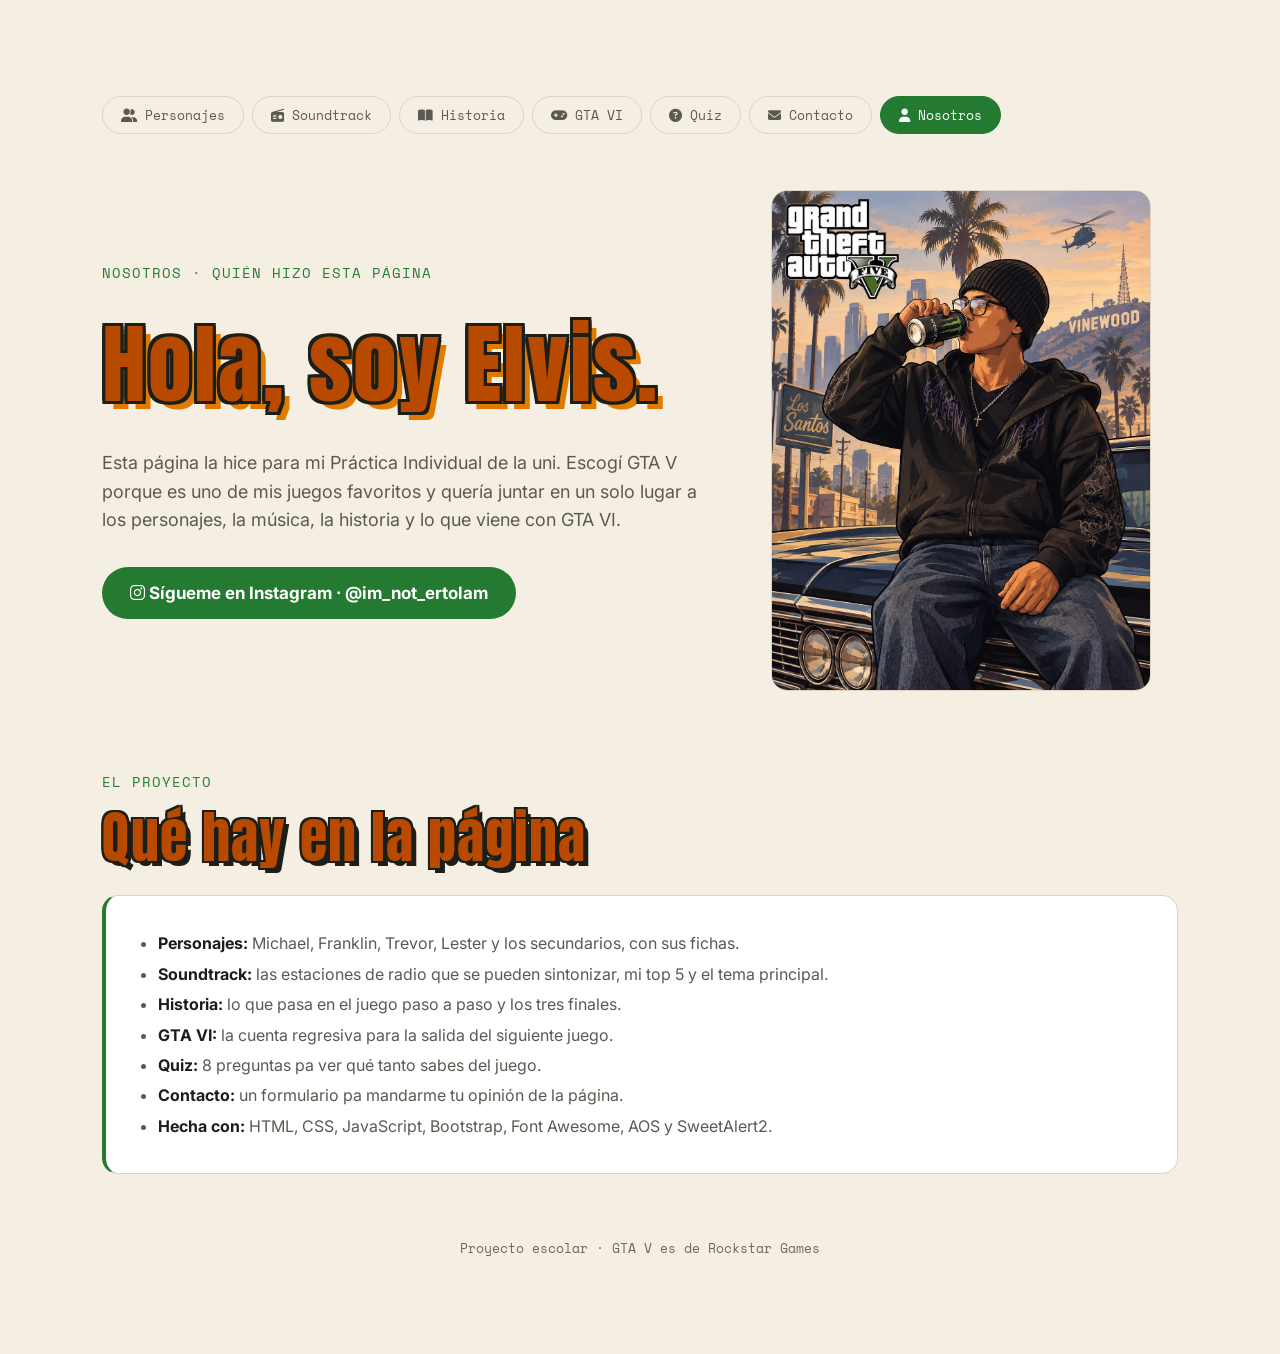
<file: nosotros.html>
<!DOCTYPE html>
<html lang="es">
  <head>
    <meta charset="UTF-8">
    <meta name="viewport" content="width=device-width, initial-scale=1.0">
    <title>Nosotros · GTA V</title>
    <!-- bootstrap pa la rejilla, font awesome pa los iconos y aos pa las animaciones al bajar -->
    <link href="https://cdn.jsdelivr.net/npm/bootstrap@5.3.3/dist/css/bootstrap.min.css" rel="stylesheet">
    <link rel="stylesheet" href="https://cdnjs.cloudflare.com/ajax/libs/font-awesome/6.5.2/css/all.min.css">
    <link rel="stylesheet" href="https://unpkg.com/aos@2.3.4/dist/aos.css">
    <link href="https://fonts.googleapis.com/css2?family=Anton&family=Inter:wght@400;500;600&family=Space+Mono&display=swap" rel="stylesheet">
    <!-- la letra del logo de gta (pricedown), no esta en google fonts entonces la saco de cdnfonts -->
    <link href="https://fonts.cdnfonts.com/css/pricedown" rel="stylesheet">
    <!-- esta pagina tiene su propio css como las demas -->
    <link rel="stylesheet" href="nosotros.css">
  </head>

  <body>
    <div class="container contenedor">

      <!-- el mismo menu de siempre pero aqui la actual es nosotros -->
      <header>
        <nav class="menu d-flex flex-wrap gap-2">
          <a href="index.html"><i class="fa-solid fa-user-group"></i> Personajes</a>
          <a href="soundtrack.html"><i class="fa-solid fa-radio"></i> Soundtrack</a>
          <a href="historia.html"><i class="fa-solid fa-book-open"></i> Historia</a>
          <a href="gtavi.html"><i class="fa-solid fa-gamepad"></i> GTA VI</a>
          <a href="quiz.html"><i class="fa-solid fa-circle-question"></i> Quiz</a>
          <a href="contacto.html"><i class="fa-solid fa-envelope"></i> Contacto</a>
          <a href="nosotros.html" class="actual"><i class="fa-solid fa-user"></i> Nosotros</a>
        </nav>
      </header>

      <main>
        <!-- igual que en personajes: el texto a la izquierda y mi foto a la derecha con el row de bootstrap -->
        <section id="arriba" class="row align-items-center g-4">
          <div id="izquierda" class="col-12 col-lg-7">
            <p class="eyebrow">NOSOTROS · QUIÉN HIZO ESTA PÁGINA</p>
            <h1 class="titulo">Hola, soy Elvis.</h1>
            <p class="intro">Esta página la hice para mi Práctica Individual de la uni. Escogí GTA V porque es uno de mis juegos favoritos y quería juntar en un solo lugar a los personajes, la música, la historia y lo que viene con GTA VI.</p>

            <!-- el link a mi instagram, el target _blank lo abre en otra pestaña -->
            <a class="instagram" href="https://www.instagram.com/im_not_ertolam/" target="_blank"><i class="fa-brands fa-instagram"></i> Sígueme en Instagram · @im_not_ertolam</a>
          </div>

          <div id="derecha" class="col-12 col-lg-5">
            <!-- mi foto esta en la carpeta img, por eso la ruta empieza con img/ -->
            <img id="foto" src="img/yo.jpg" alt="Foto de Elvis estilo portada de GTA V">
          </div>
        </section>

        <!-- de que se trata el proyecto, en una ficha con lista como en las otras paginas -->
        <section class="seccion" data-aos="fade-up">
          <p class="eyebrow">EL PROYECTO</p>
          <h2 class="subtitulo">Qué hay en la página</h2>

          <article class="ficha">
            <ul class="lista">
              <li><b>Personajes:</b> Michael, Franklin, Trevor, Lester y los secundarios, con sus fichas.</li>
              <li><b>Soundtrack:</b> las estaciones de radio que se pueden sintonizar, mi top 5 y el tema principal.</li>
              <li><b>Historia:</b> lo que pasa en el juego paso a paso y los tres finales.</li>
              <li><b>GTA VI:</b> la cuenta regresiva para la salida del siguiente juego.</li>
              <li><b>Quiz:</b> 8 preguntas pa ver qué tanto sabes del juego.</li>
              <li><b>Contacto:</b> un formulario pa mandarme tu opinión de la página.</li>
              <li><b>Hecha con:</b> HTML, CSS, JavaScript, Bootstrap, Font Awesome, AOS y SweetAlert2.</li>
            </ul>
          </article>
        </section>
      </main>

      <footer class="pie">Proyecto escolar · GTA V es de Rockstar Games</footer>
    </div>

    <script src="https://unpkg.com/aos@2.3.4/dist/aos.js"></script>
    <!-- esto prende las animaciones de aos, el once true es pa que nomas salgan la primera vez -->
    <script>
      AOS.init({ once: true, duration: 700 })
    </script>
  </body>
</html>
</file>
<file: nosotros.css>
/* el css de la pagina de nosotros, los mismos colores y letras que las otras pa que todo combine */

/* el * agarra TODO, es pa quitarle los margenes que pone el navegador */
* {
  margin: 0px;
  padding: 0px;
  box-sizing: border-box;
}

/* bootstrap le pone margen abajo a los p, h1, h2, h3 y ul, aqui se lo quito pa que se vea como antes */
h1, h2, h3, p, ul {
  margin: 0px;
  padding: 0px;
}

/* el line-height normal es porque bootstrap lo cambia y todo se veia mas separado */
body {
  background-color: #f5efe3;
  color: #1c1e1a;
  font-family: Inter, Arial, sans-serif;
  line-height: normal;
}

/* el container de bootstrap ya lo centra, aqui nomas el ancho maximo y el espacio de arriba y abajo */
.contenedor {
  max-width: 1100px;
  padding-top: 96px;
  padding-bottom: 96px;
}

/* ---------- menu ---------- */

.menu {
  margin-bottom: 56px;
}

/* el d-flex de bootstrap ya los pone en fila con espacio */
.menu a {
  padding: 8px 18px;
  border: 1px solid #ddd4c3;
  border-radius: 20px;
  font-family: "Space Mono", monospace;
  font-size: 13px;
  color: #5b5a52;
  text-decoration: none;
  transition: all 0.3s;
}

.menu a:hover {
  border-color: #b84a00;
  color: #b84a00;
}

.menu .actual,
.menu .actual:hover {
  background-color: #237a30;
  border-color: #237a30;
  color: #ffffff;
}

/* ---------- parte de arriba ---------- */

@keyframes entrar {
  from {
    opacity: 0;
    top: 20px;
  }
  to {
    opacity: 1;
    top: 0px;
  }
}

/* texto a la izquierda y la foto a la derecha, ya no con float sino con el row de bootstrap */
#arriba {
  position: relative;
  animation: entrar 0.8s;
}

/* mi foto es mas alta que ancha, con height auto se acomoda sola y no se aplasta */
/* el width 100% con max-width hace que en el cel se haga chica y en compu se quede en 380 */
#foto {
  display: block;
  width: 100%;
  max-width: 380px;
  margin-left: auto;
  margin-right: auto;
  height: auto;
  border-radius: 16px;
  border: 1px solid #ddd4c3;
  transition: all 0.4s;
}

/* el brinquito naranja de siempre */
#foto:hover {
  transform: rotate(-2deg);
  border-color: #b84a00;
  box-shadow: 0px 16px 40px #f1d5aa;
}

.eyebrow {
  font-family: "Space Mono", monospace;
  font-size: 14px;
  letter-spacing: 1px;
  color: #237a30;
}

.titulo {
  font-family: "Pricedown Bl", Anton, Impact, sans-serif;
  font-weight: normal;
  font-size: 88px;
  margin-top: 28px;
  margin-bottom: 32px;
  /* naranja oscuro con contorno negro estilo el logo de gta v (antes era blanco pero no pasaba la prueba de contraste), el contorno son 8 sombras de 3px (una pa cada lado) */
  /* y la ultima sombra naranja va mas lejos pa que se vea como sombra de verdad */
  color: #b84a00;
  letter-spacing: 2px;
  text-shadow: -3px -3px 0px #1c1e1a, 3px -3px 0px #1c1e1a, -3px 3px 0px #1c1e1a, 3px 3px 0px #1c1e1a, 0px -3px 0px #1c1e1a, 0px 3px 0px #1c1e1a, -3px 0px 0px #1c1e1a, 3px 0px 0px #1c1e1a, 8px 8px 0px #e07b00;
}

.intro {
  font-size: 18px;
  line-height: 1.6;
  color: #5b5a52;
}

/* el boton de instagram, grandote y verde como el de comprar de gta vi */
.instagram {
  display: inline-block;
  margin-top: 32px;
  padding: 16px 28px;
  border-radius: 30px;
  background-color: #237a30;
  color: #ffffff;
  font-size: 17px;
  font-weight: bold;
  text-decoration: none;
  transition: all 0.3s;
}

.instagram:hover {
  background-color: #b84a00;
  box-shadow: 0px 12px 30px #f1d5aa;
}

/* ---------- el proyecto ---------- */

.seccion {
  margin-top: 80px;
}

.subtitulo {
  font-family: "Pricedown Bl", Anton, Impact, sans-serif;
  font-weight: normal;
  font-size: 56px;
  margin-top: 12px;
  margin-bottom: 24px;
  /* lo mismo que el titulo pero naranja, con contorno mas delgadito y la sombra negra */
  color: #b84a00;
  letter-spacing: 1px;
  text-shadow: -2px -2px 0px #1c1e1a, 2px -2px 0px #1c1e1a, -2px 2px 0px #1c1e1a, 2px 2px 0px #1c1e1a, 0px -2px 0px #1c1e1a, 0px 2px 0px #1c1e1a, -2px 0px 0px #1c1e1a, 2px 0px 0px #1c1e1a, 5px 5px 0px #1c1e1a;
}

.ficha {
  background-color: #ffffff;
  border: 1px solid #ddd4c3;
  border-left: 4px solid #237a30;
  border-radius: 16px;
  padding: 32px;
}

.lista {
  margin-left: 20px;
  font-size: 16px;
  line-height: 1.9;
  color: #5b5a52;
}

.lista b {
  color: #1c1e1a;
}

.pie {
  margin-top: 64px;
  text-align: center;
  font-family: "Space Mono", monospace;
  font-size: 13px;
  color: #6b685e;
}

/* en tablet achico tantito el titulo */
@media (max-width: 991px) {
  .titulo {
    font-size: 64px;
  }
}

/* en el cel achico letras y espacios, lo de ponerse uno abajo del otro ya lo hace bootstrap */
@media (max-width: 400px) {
  .contenedor {
    padding-top: 40px;
    padding-bottom: 40px;
  }
  .titulo {
    font-size: 44px;
  }
  .instagram {
    display: block;
    text-align: center;
    font-size: 14px;
  }
  .subtitulo {
    font-size: 36px;
  }
  .ficha {
    padding: 24px;
  }
}
</file>
